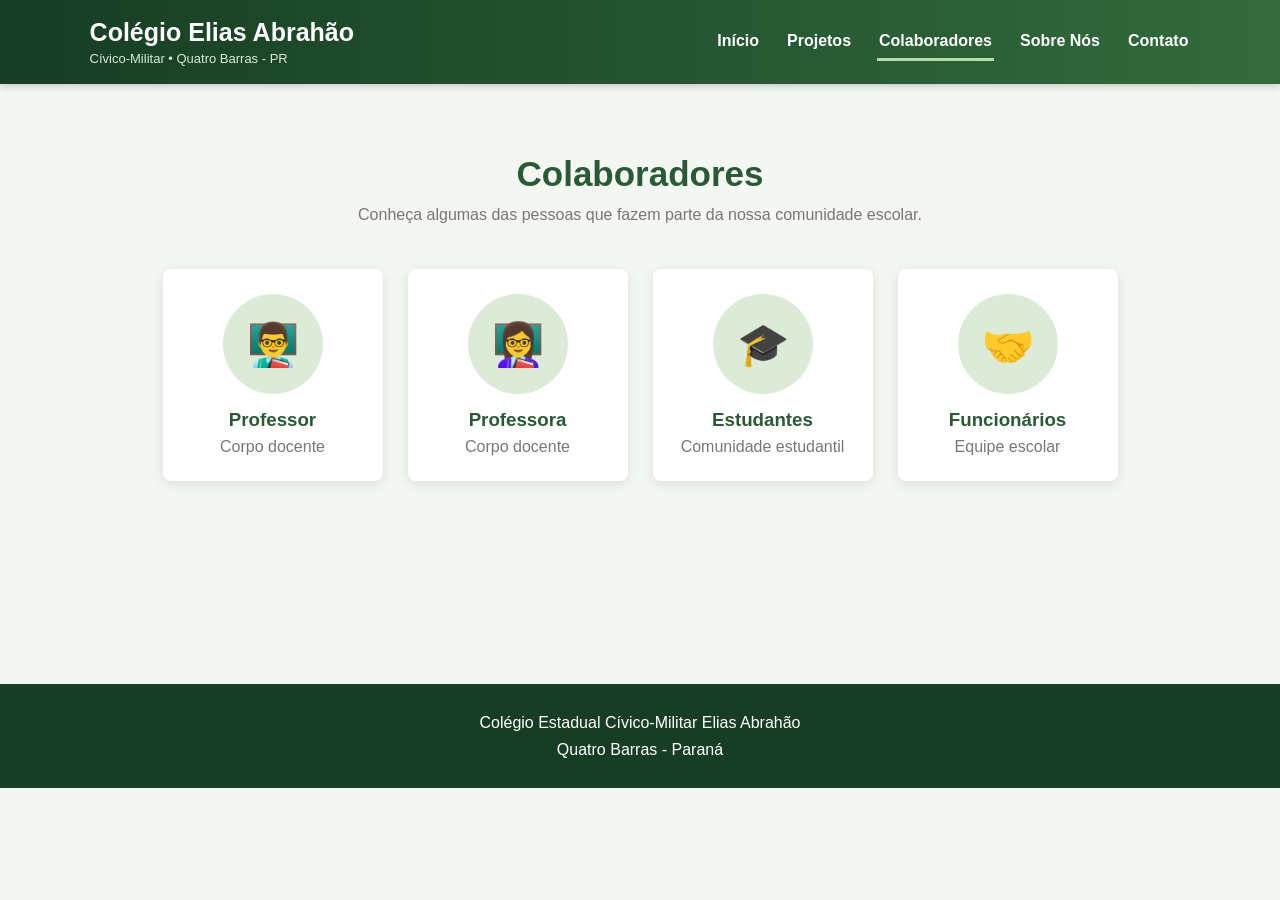
<file: colaboradores.html>
<!DOCTYPE html>
<html lang="pt-br">

<head>

    <meta charset="UTF-8">
    <meta name="viewport" content="width=device-width, initial-scale=1.0">

    <title>Colaboradores | Elias Abrahão</title>

    <link rel="stylesheet" href="css/style.css">

</head>

<body>

    <header>

        <div class="logo">
            <h1>Colégio Elias Abrahão</h1>
            <p>Cívico-Militar • Quatro Barras - PR</p>
        </div>

        <nav>
            <a href="index.html">Início</a>
            <a href="projetos.html">Projetos</a>
            <a href="colaboradores.html" class="ativo">Colaboradores</a>
            <a href="sobre.html">Sobre Nós</a>
            <a href="contato.html">Contato</a>
        </nav>

    </header>


    <main>

        <section class="pagina">

            <h2>Colaboradores</h2>

            <p class="descricao">
                Conheça algumas das pessoas que fazem parte
                da nossa comunidade escolar.
            </p>


            <div class="pessoas">

                <div class="pessoa">

                    <div class="foto">👨‍🏫</div>

                    <h3>Professor</h3>

                    <p>
                        Corpo docente
                    </p>

                </div>


                <div class="pessoa">

                    <div class="foto">👩‍🏫</div>

                    <h3>Professora</h3>

                    <p>
                        Corpo docente
                    </p>

                </div>


                <div class="pessoa">

                    <div class="foto">🎓</div>

                    <h3>Estudantes</h3>

                    <p>
                        Comunidade estudantil
                    </p>

                </div>


                <div class="pessoa">

                    <div class="foto">🤝</div>

                    <h3>Funcionários</h3>

                    <p>
                        Equipe escolar
                    </p>

                </div>

            </div>

        </section>

    </main>


    <footer>

        <p>
            Colégio Estadual Cívico-Militar Elias Abrahão
        </p>

        <p>Quatro Barras - Paraná</p>

    </footer>

</body>

</html>
</file>
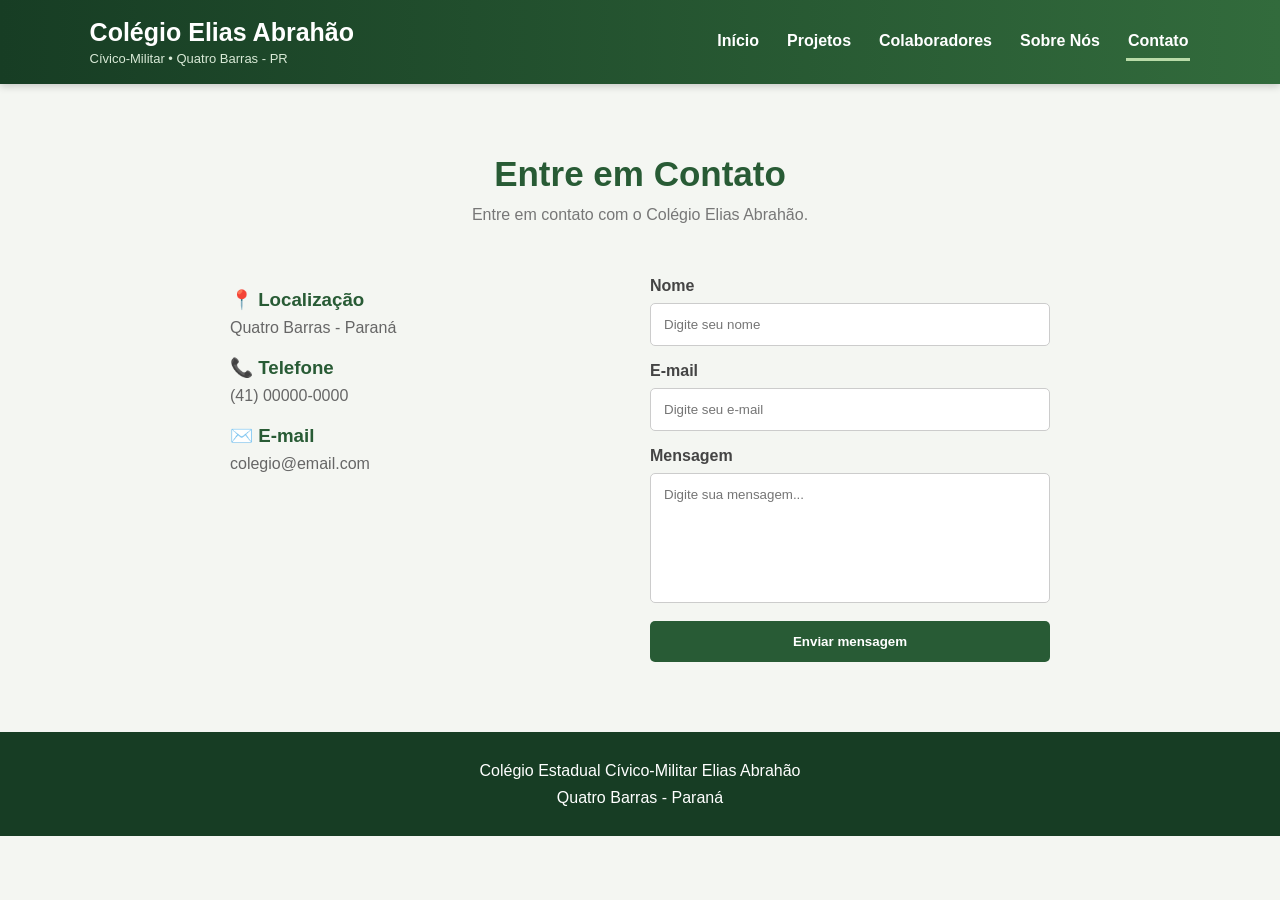
<file: contato.html>
<!DOCTYPE html>
<html lang="pt-br">

<head>

    <meta charset="UTF-8">

    <meta name="viewport"
        content="width=device-width, initial-scale=1.0">

    <title>Contato | Elias Abrahão</title>

    <link rel="stylesheet" href="css/style.css">

</head>

<body>

    <header>

        <div class="logo">

            <h1>Colégio Elias Abrahão</h1>

            <p>
                Cívico-Militar • Quatro Barras - PR
            </p>

        </div>


        <nav>

            <a href="index.html">Início</a>

            <a href="projetos.html">Projetos</a>

            <a href="colaboradores.html">Colaboradores</a>

            <a href="sobre.html">Sobre Nós</a>

            <a href="contato.html" class="ativo">Contato</a>

        </nav>

    </header>


    <main>

        <section class="pagina">

            <h2>Entre em Contato</h2>

            <p class="descricao">
                Entre em contato com o Colégio Elias Abrahão.
            </p>


            <div class="contato">

                <div class="contato-info">

                    <h3>📍 Localização</h3>

                    <p>
                        Quatro Barras - Paraná
                    </p>


                    <h3>📞 Telefone</h3>

                    <p>
                        (41) 00000-0000
                    </p>


                    <h3>✉️ E-mail</h3>

                    <p>
                        colegio@email.com
                    </p>

                </div>


                <form>

                    <label>Nome</label>

                    <input
                        type="text"
                        placeholder="Digite seu nome"
                    >


                    <label>E-mail</label>

                    <input
                        type="email"
                        placeholder="Digite seu e-mail"
                    >


                    <label>Mensagem</label>

                    <textarea
                        placeholder="Digite sua mensagem..."
                    ></textarea>


                    <button type="submit">
                        Enviar mensagem
                    </button>

                </form>

            </div>

        </section>

    </main>


    <footer>

        <p>
            Colégio Estadual Cívico-Militar Elias Abrahão
        </p>

        <p>Quatro Barras - Paraná</p>

    </footer>

</body>

</html>
</file>
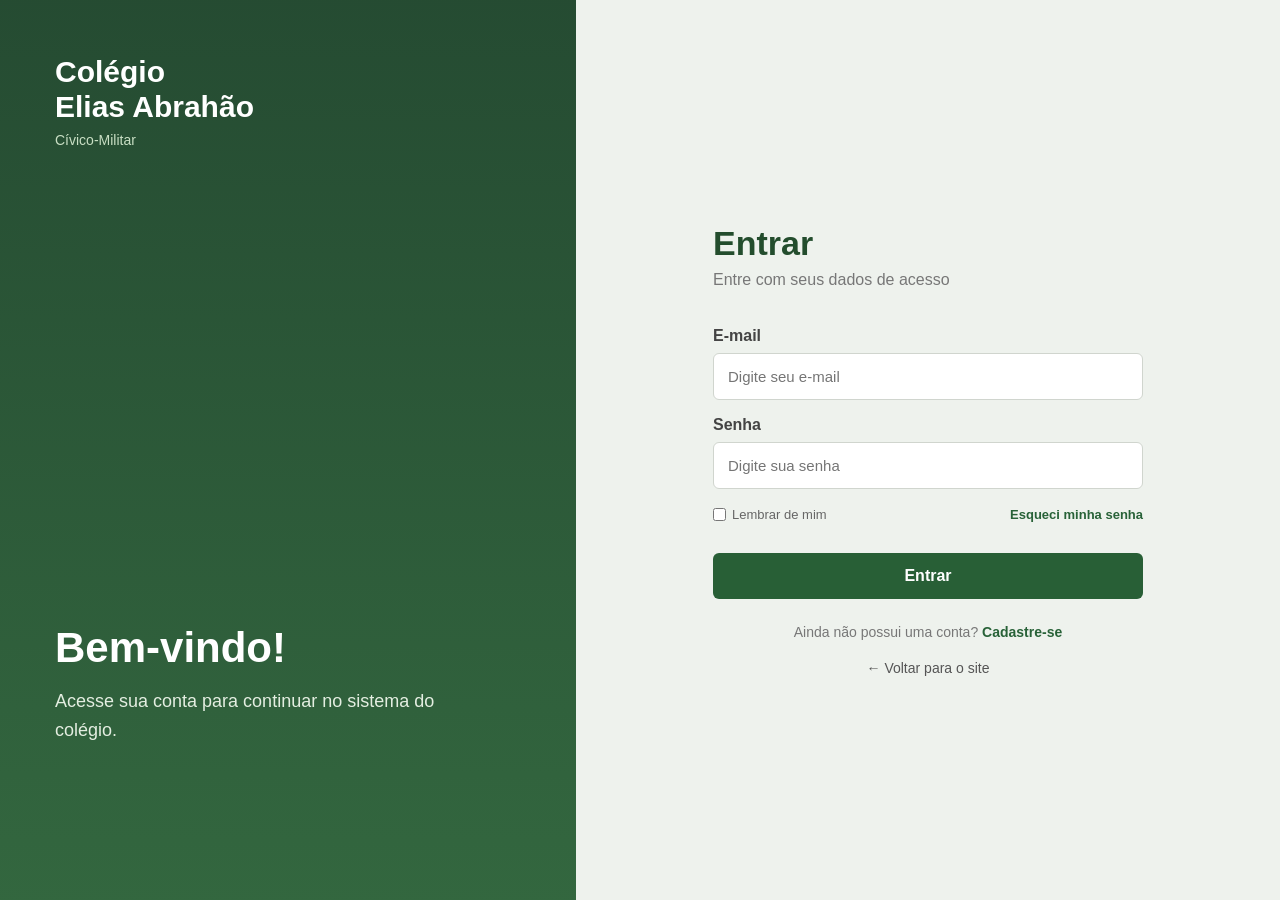
<file: login.html>
<!DOCTYPE html>
<html lang="pt-br">

<head>
    <meta charset="UTF-8">
    <meta name="viewport" content="width=device-width, initial-scale=1.0">

    <title>Login | Colégio Elias Abrahão</title>

    <link rel="stylesheet" href="css/login.css">
</head>

<body>

    <div class="container">

        <div class="lado-esquerdo">

            <div class="logo">
                <h1>Colégio<br>Elias Abrahão</h1>
                <p>Cívico-Militar</p>
            </div>

            <div class="mensagem">
                <h2>Bem-vindo!</h2>

                <p>
                    Acesse sua conta para continuar
                    no sistema do colégio.
                </p>
            </div>

        </div>


        <div class="lado-direito">

            <div class="formulario">

                <h2>Entrar</h2>

                <p class="subtitulo">
                    Entre com seus dados de acesso
                </p>


                <form>

                    <label for="email">E-mail</label>

                    <input
                        type="email"
                        id="email"
                        placeholder="Digite seu e-mail"
                        required
                    >


                    <label for="senha">Senha</label>

                    <input
                        type="password"
                        id="senha"
                        placeholder="Digite sua senha"
                        required
                    >


                    <div class="opcoes">

                        <label class="lembrar">
                            <input type="checkbox">
                            Lembrar de mim
                        </label>

                        <a href="#">
                            Esqueci minha senha
                        </a>

                    </div>


                    <button type="submit">
                        Entrar
                    </button>

                </form>


                <p class="cadastro">
                    Ainda não possui uma conta?
                    <a href="cadastro.html">Cadastre-se</a>
                </p>


                <a href="index.html" class="voltar">
                    ← Voltar para o site
                </a>

            </div>

        </div>

    </div>

</body>

</html>
</file>
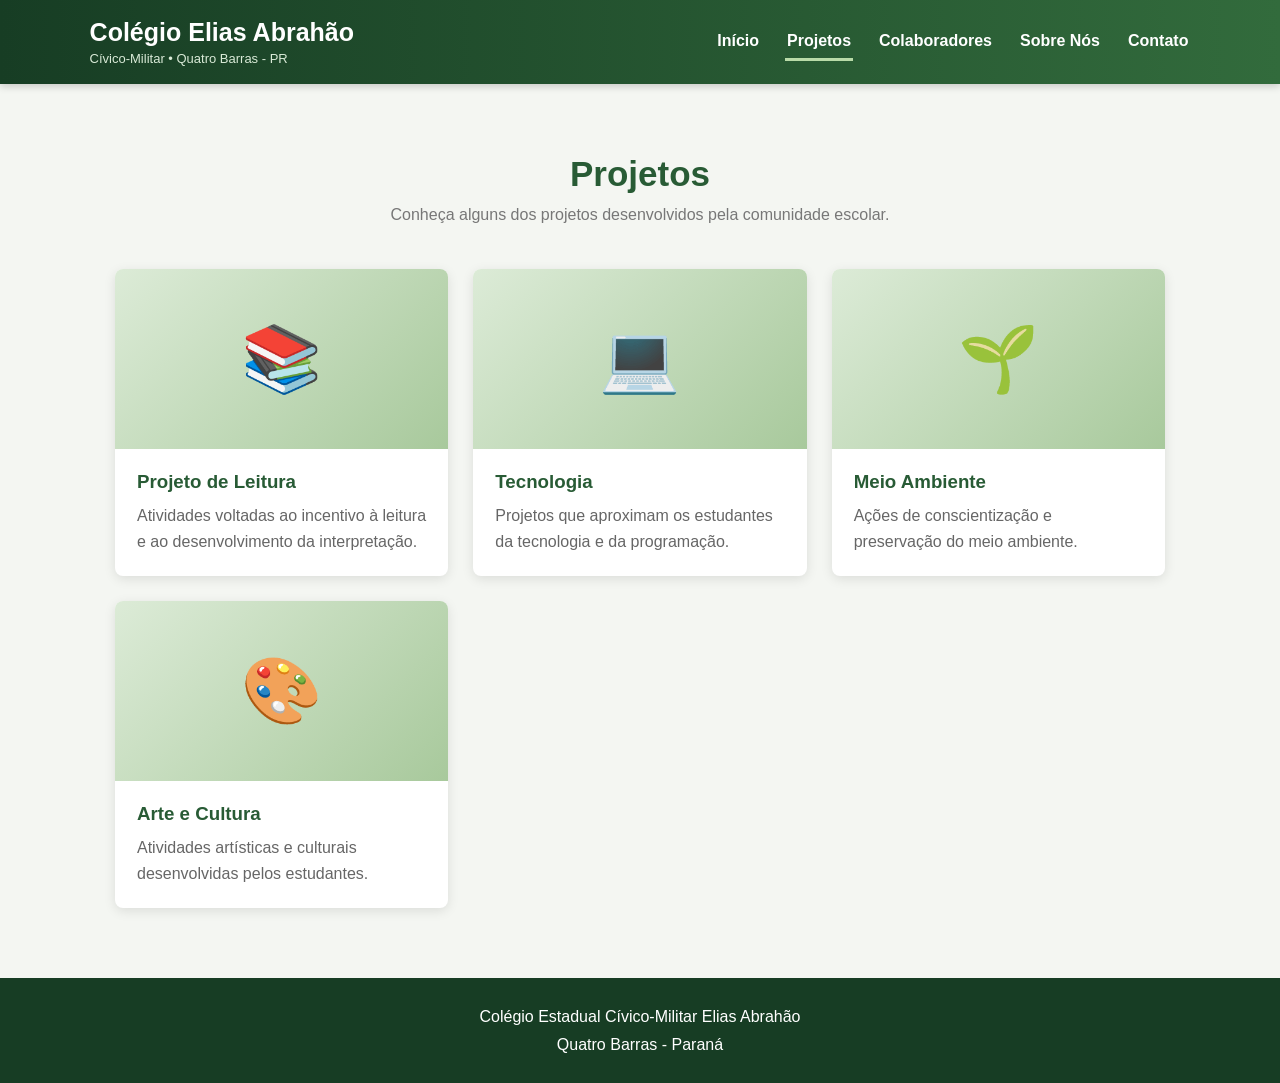
<file: projetos.html>
<!DOCTYPE html>
<html lang="pt-br">

<head>

    <meta charset="UTF-8">
    <meta name="viewport" content="width=device-width, initial-scale=1.0">

    <title>Projetos | Elias Abrahão</title>

    <link rel="stylesheet" href="css/style.css">

</head>

<body>

    <header>

        <div class="logo">
            <h1>Colégio Elias Abrahão</h1>
            <p>Cívico-Militar • Quatro Barras - PR</p>
        </div>

        <nav>
            <a href="index.html">Início</a>
            <a href="projetos.html" class="ativo">Projetos</a>
            <a href="colaboradores.html">Colaboradores</a>
            <a href="sobre.html">Sobre Nós</a>
            <a href="contato.html">Contato</a>
        </nav>

    </header>


    <main>

        <section class="pagina">

            <h2>Projetos</h2>

            <p class="descricao">
                Conheça alguns dos projetos desenvolvidos
                pela comunidade escolar.
            </p>


            <div class="cards">


                <article class="card">

                    <div class="card-imagem">
                        📚
                    </div>

                    <div class="card-conteudo">

                        <h3>Projeto de Leitura</h3>

                        <p>
                            Atividades voltadas ao incentivo à leitura
                            e ao desenvolvimento da interpretação.
                        </p>

                    </div>

                </article>


                <article class="card">

                    <div class="card-imagem">
                        💻
                    </div>

                    <div class="card-conteudo">

                        <h3>Tecnologia</h3>

                        <p>
                            Projetos que aproximam os estudantes
                            da tecnologia e da programação.
                        </p>

                    </div>

                </article>


                <article class="card">

                    <div class="card-imagem">
                        🌱
                    </div>

                    <div class="card-conteudo">

                        <h3>Meio Ambiente</h3>

                        <p>
                            Ações de conscientização e preservação
                            do meio ambiente.
                        </p>

                    </div>

                </article>


                <article class="card">

                    <div class="card-imagem">
                        🎨
                    </div>

                    <div class="card-conteudo">

                        <h3>Arte e Cultura</h3>

                        <p>
                            Atividades artísticas e culturais
                            desenvolvidas pelos estudantes.
                        </p>

                    </div>

                </article>


            </div>

        </section>

    </main>


    <footer>

        <p>
            Colégio Estadual Cívico-Militar Elias Abrahão
        </p>

        <p>Quatro Barras - Paraná</p>

    </footer>

</body>

</html>
</file>
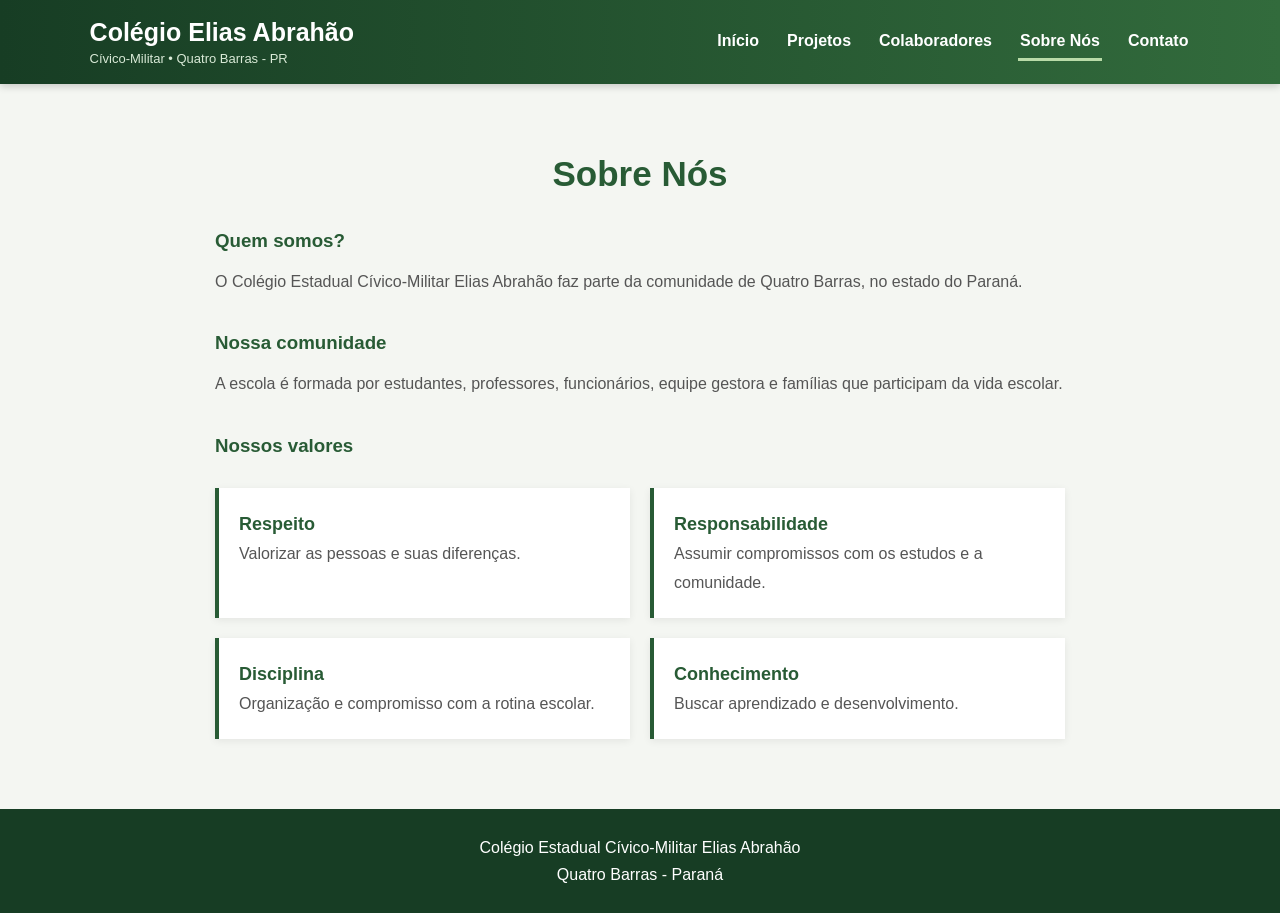
<file: sobre.html>
<!DOCTYPE html>
<html lang="pt-br">

<head>

    <meta charset="UTF-8">
    <meta name="viewport" content="width=device-width, initial-scale=1.0">

    <title>Sobre Nós | Elias Abrahão</title>

    <link rel="stylesheet" href="css/style.css">

</head>

<body>

    <header>

        <div class="logo">

            <h1>Colégio Elias Abrahão</h1>

            <p>
                Cívico-Militar • Quatro Barras - PR
            </p>

        </div>


        <nav>

            <a href="index.html">Início</a>

            <a href="projetos.html">Projetos</a>

            <a href="colaboradores.html">Colaboradores</a>

            <a href="sobre.html" class="ativo">Sobre Nós</a>

            <a href="contato.html">Contato</a>

        </nav>

    </header>


    <main>

        <section class="pagina">

            <h2>Sobre Nós</h2>


            <div class="sobre-texto">

                <h3>Quem somos?</h3>

                <p>
                    O Colégio Estadual Cívico-Militar Elias Abrahão
                    faz parte da comunidade de Quatro Barras, no
                    estado do Paraná.
                </p>


                <h3>Nossa comunidade</h3>

                <p>
                    A escola é formada por estudantes, professores,
                    funcionários, equipe gestora e famílias que
                    participam da vida escolar.
                </p>


                <h3>Nossos valores</h3>

                <div class="valores">

                    <div>
                        <strong>Respeito</strong>
                        <p>Valorizar as pessoas e suas diferenças.</p>
                    </div>

                    <div>
                        <strong>Responsabilidade</strong>
                        <p>Assumir compromissos com os estudos e a comunidade.</p>
                    </div>

                    <div>
                        <strong>Disciplina</strong>
                        <p>Organização e compromisso com a rotina escolar.</p>
                    </div>

                    <div>
                        <strong>Conhecimento</strong>
                        <p>Buscar aprendizado e desenvolvimento.</p>
                    </div>

                </div>

            </div>

        </section>

    </main>


    <footer>

        <p>
            Colégio Estadual Cívico-Militar Elias Abrahão
        </p>

        <p>Quatro Barras - Paraná</p>

    </footer>

</body>

</html>
</file>
<file: css/style.css>
* {
    margin: 0;
    padding: 0;
    box-sizing: border-box;
}

html {
    scroll-behavior: smooth;
}

body {
    font-family: Arial, Helvetica, sans-serif;
    background: #f4f6f2;
    color: #333;
}


/* =========================
   CABEÇALHO
========================= */

header {
    background: linear-gradient(
        90deg,
        #173d24,
        #326b3c
    );

    color: white;

    padding: 18px 7%;

    display: flex;

    align-items: center;

    justify-content: space-between;

    box-shadow: 0 2px 8px rgba(0,0,0,0.2);

    position: sticky;

    top: 0;

    z-index: 1000;
}


.logo h1 {
    font-size: 25px;
}

.logo p {
    font-size: 13px;

    margin-top: 4px;

    color: #d9ead7;
}


/* MENU */

nav {
    display: flex;

    gap: 24px;
}

nav a {
    color: white;

    text-decoration: none;

    font-weight: bold;

    padding: 8px 2px;

    transition: 0.3s;
}

nav a:hover {
    color: #b9dba8;
}

nav a.ativo {
    border-bottom: 3px solid #b9dba8;
}


/* =========================
   INÍCIO
========================= */

.hero {

    min-height: 520px;

    display: flex;

    align-items: center;

    justify-content: center;

    text-align: center;

    padding: 50px 20px;

    color: white;

    background:
        linear-gradient(
            rgba(20, 60, 30, 0.75),
            rgba(20, 60, 30, 0.75)
        ),
        url("../imagens/escola.jpg");

    background-size: cover;

    background-position: center;
}


.hero-texto {
    max-width: 750px;
}


.hero h2 {
    font-size: 46px;

    margin-bottom: 20px;
}


.hero p {
    font-size: 19px;

    line-height: 1.6;

    margin-bottom: 30px;
}


.botao {
    display: inline-block;

    padding: 13px 25px;

    background: white;

    color: #285b35;

    text-decoration: none;

    border-radius: 5px;

    font-weight: bold;

    transition: 0.3s;
}


.botao:hover {
    background: #dbead5;

    transform: translateY(-3px);
}


/* =========================
   INTRODUÇÃO
========================= */

.introducao {

    text-align: center;

    max-width: 850px;

    margin: auto;

    padding: 70px 20px;
}


.introducao h2 {

    color: #285b35;

    font-size: 32px;

    margin-bottom: 20px;
}


.introducao p {

    color: #555;

    line-height: 1.8;

    font-size: 17px;
}


/* =========================
   DESTAQUES
========================= */

.destaques {

    display: flex;

    justify-content: center;

    gap: 25px;

    padding: 20px 7% 70px;

    flex-wrap: wrap;
}


.destaque {

    background: white;

    width: 280px;

    padding: 30px 20px;

    text-align: center;

    border-radius: 8px;

    box-shadow:
        0 3px 12px rgba(0,0,0,0.08);

    transition: 0.3s;
}


.destaque:hover {

    transform: translateY(-5px);
}


.destaque span {

    font-size: 40px;
}


.destaque h3 {

    color: #285b35;

    margin: 15px 0 10px;
}


.destaque p {

    color: #666;

    line-height: 1.5;
}


/* =========================
   PÁGINAS
========================= */

.pagina {

    max-width: 1100px;

    margin: auto;

    padding: 70px 25px;

    min-height: 600px;
}


.pagina > h2 {

    text-align: center;

    font-size: 35px;

    color: #285b35;

    margin-bottom: 12px;
}


.descricao {

    text-align: center;

    color: #777;

    margin-bottom: 45px;
}


/* =========================
   PROJETOS
========================= */

.cards {

    display: grid;

    grid-template-columns:
        repeat(3, 1fr);

    gap: 25px;
}


.card {

    background: white;

    border-radius: 8px;

    overflow: hidden;

    box-shadow:
        0 3px 12px rgba(0,0,0,0.1);

    transition: 0.3s;
}


.card:hover {

    transform: translateY(-6px);
}


.card-imagem {

    height: 180px;

    display: flex;

    align-items: center;

    justify-content: center;

    font-size: 65px;

    background:
        linear-gradient(
            135deg,
            #dcebd7,
            #a8c99c
        );
}


.card-conteudo {

    padding: 22px;
}


.card h3 {

    color: #285b35;

    margin-bottom: 10px;
}


.card p {

    color: #666;

    line-height: 1.6;
}


/* =========================
   COLABORADORES
========================= */

.pessoas {

    display: flex;

    justify-content: center;

    gap: 25px;

    flex-wrap: wrap;
}


.pessoa {

    width: 220px;

    background: white;

    padding: 25px;

    text-align: center;

    border-radius: 8px;

    box-shadow:
        0 3px 12px rgba(0,0,0,0.1);
}


.foto {

    width: 100px;

    height: 100px;

    margin: auto;

    border-radius: 50%;

    background: #dcebd7;

    display: flex;

    align-items: center;

    justify-content: center;

    font-size: 42px;
}


.pessoa h3 {

    color: #285b35;

    margin-top: 15px;
}


.pessoa p {

    color: #777;

    margin-top: 7px;
}


/* =========================
   SOBRE
========================= */

.sobre-texto {

    max-width: 850px;

    margin: auto;

    line-height: 1.8;

    color: #555;
}


.sobre-texto h3 {

    color: #285b35;

    margin-top: 30px;

    margin-bottom: 10px;
}


.valores {

    display: grid;

    grid-template-columns:
        repeat(2, 1fr);

    gap: 20px;

    margin-top: 25px;
}


.valores div {

    background: white;

    padding: 20px;

    border-left: 4px solid #285b35;

    box-shadow:
        0 2px 8px rgba(0,0,0,0.07);
}


.valores strong {

    color: #285b35;

    font-size: 18px;
}


/* =========================
   CONTATO
========================= */

.contato {

    display: flex;

    justify-content: center;

    gap: 70px;

    flex-wrap: wrap;
}


.contato-info {

    width: 350px;
}


.contato-info h3 {

    color: #285b35;

    margin-top: 20px;

    margin-bottom: 8px;
}


.contato-info p {

    color: #666;
}


form {

    width: 400px;

    display: flex;

    flex-direction: column;

    gap: 8px;
}


form label {

    font-weight: bold;

    color: #444;

    margin-top: 8px;
}


input,
textarea {

    width: 100%;

    padding: 13px;

    border: 1px solid #ccc;

    border-radius: 5px;

    font-family: Arial;

    outline: none;
}


input:focus,
textarea:focus {

    border-color: #285b35;
}


textarea {

    height: 130px;

    resize: none;
}


form button {

    margin-top: 10px;

    padding: 13px;

    border: none;

    border-radius: 5px;

    background: #285b35;

    color: white;

    font-weight: bold;

    cursor: pointer;

    transition: 0.3s;
}


form button:hover {

    background: #173d24;
}


/* =========================
   RODAPÉ
========================= */

footer {

    background: #173d24;

    color: white;

    text-align: center;

    padding: 25px;

    line-height: 1.7;
}


/* =========================
   CELULAR
========================= */

@media (max-width: 800px) {

    header {

        flex-direction: column;

        gap: 15px;

        text-align: center;
    }


    nav {

        flex-wrap: wrap;

        justify-content: center;

        gap: 12px;
    }


    .hero h2 {

        font-size: 34px;
    }


    .cards {

        grid-template-columns: 1fr;
    }


    .valores {

        grid-template-columns: 1fr;
    }


    .contato {

        flex-direction: column;

        align-items: center;

        gap: 30px;
    }


    .contato-info,
    form {

        width: 100%;

        max-width: 400px;
    }

      }
</file>
<file: css/login.css>
* {
    margin: 0;
    padding: 0;
    box-sizing: border-box;
}

body {
    font-family: Arial, Helvetica, sans-serif;

    min-height: 100vh;

    background: #eef2ed;
}


/* CONTAINER */

.container {
    min-height: 100vh;

    display: flex;
}


/* LADO VERDE */

.lado-esquerdo {
    width: 45%;

    background:
        linear-gradient(
            rgba(20, 61, 34, 0.92),
            rgba(35, 91, 48, 0.92)
        );

    color: white;

    padding: 55px;

    display: flex;

    flex-direction: column;

    justify-content: space-between;
}


.logo h1 {
    font-size: 30px;

    line-height: 1.15;
}

.logo p {
    margin-top: 8px;

    color: #c9dfc4;

    font-size: 14px;
}


.mensagem {
    max-width: 420px;

    margin-bottom: 100px;
}

.mensagem h2 {
    font-size: 42px;

    margin-bottom: 15px;
}

.mensagem p {
    font-size: 18px;

    line-height: 1.6;

    color: #e4eee1;
}


/* LADO DO FORMULÁRIO */

.lado-direito {
    width: 55%;

    display: flex;

    justify-content: center;

    align-items: center;

    padding: 40px;
}


.formulario {
    width: 100%;

    max-width: 430px;
}


.formulario h2 {
    color: #234d2d;

    font-size: 34px;

    margin-bottom: 8px;
}


.subtitulo {
    color: #777;

    margin-bottom: 30px;
}


/* FORM */

form {
    display: flex;

    flex-direction: column;

    gap: 8px;
}


form > label {
    color: #444;

    font-weight: bold;

    margin-top: 8px;
}


input,
select {
    width: 100%;

    padding: 14px;

    border: 1px solid #d0d5ce;

    border-radius: 6px;

    background: white;

    font-size: 15px;

    outline: none;
}


input:focus,
select:focus {
    border-color: #397447;

    box-shadow:
        0 0 0 2px rgba(57,116,71,0.1);
}


/* OPÇÕES */

.opcoes {
    display: flex;

    justify-content: space-between;

    align-items: center;

    margin: 10px 0 15px;

    font-size: 13px;
}


.lembrar {
    display: flex;

    align-items: center;

    gap: 6px;

    color: #666;
}


.lembrar input {
    width: auto;
}


.opcoes a,
.cadastro a {
    color: #286238;

    font-weight: bold;

    text-decoration: none;
}


.opcoes a:hover,
.cadastro a:hover {
    text-decoration: underline;
}


/* BOTÃO */

button {
    margin-top: 8px;

    padding: 14px;

    border: none;

    border-radius: 6px;

    background: #285f36;

    color: white;

    font-size: 16px;

    font-weight: bold;

    cursor: pointer;

    transition: 0.3s;
}


button:hover {
    background: #194626;

    transform: translateY(-2px);
}


/* CADASTRO */

.cadastro {
    text-align: center;

    color: #777;

    margin-top: 25px;

    font-size: 14px;
}


/* VOLTAR */

.voltar {
    display: block;

    text-align: center;

    margin-top: 20px;

    color: #555;

    text-decoration: none;

    font-size: 14px;
}


.voltar:hover {
    color: #285f36;
}


/* CELULAR */

@media (max-width: 800px) {

    .container {
        flex-direction: column;
    }

    .lado-esquerdo {
        width: 100%;

        min-height: 260px;

        padding: 30px;
    }

    .mensagem {
        margin: 40px 0 0;
    }

    .mensagem h2 {
        font-size: 30px;
    }

    .mensagem p {
        font-size: 15px;
    }

    .lado-direito {
        width: 100%;

        padding: 35px 25px;
    }

}
</file>
